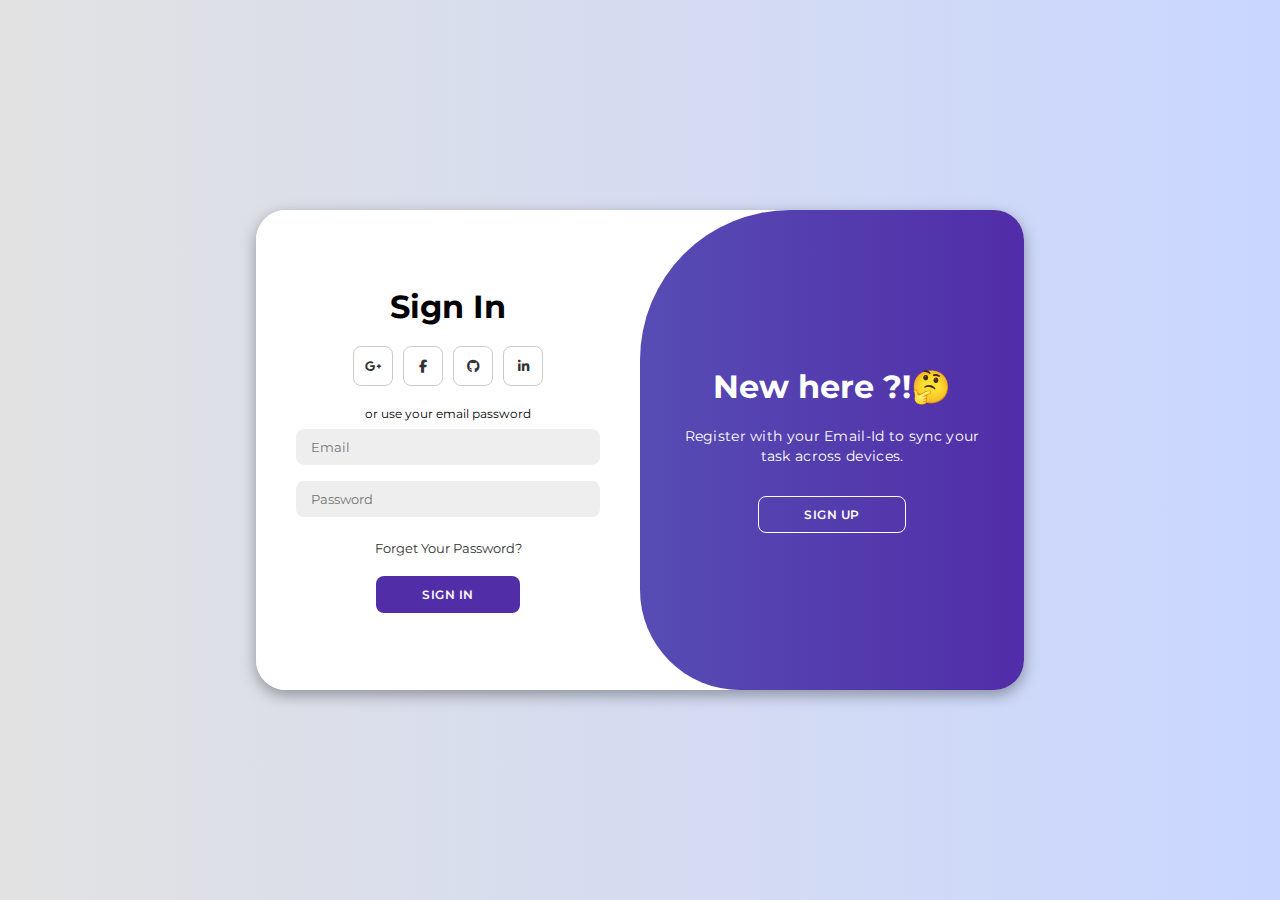
<file: index.html>
<!DOCTYPE html>
<html lang="en">

<head>
    <meta charset="UTF-8">
    <meta name="viewport" content="width=device-width, initial-scale=1.0">
    <link rel="stylesheet" href="https://cdnjs.cloudflare.com/ajax/libs/font-awesome/6.4.2/css/all.min.css">
    <link rel="stylesheet" href="stylelogin.css">
    <link rel="icon" type="image/x-icon" href="favi.jpeg">
    <title>Sign-in</title>
</head>

<body>

    <div class="container" id="container">
        <div class="form-container sign-up">
            <form>
                <h1>Create Account</h1>
                <div class="social-icons">
                    <a href="#" class="icon"><i class="fa-brands fa-google-plus-g"></i></a>
                    <a href="#" class="icon"><i class="fa-brands fa-facebook-f"></i></a>
                    <a href="#" class="icon"><i class="fa-brands fa-github"></i></a>
                    <a href="#" class="icon"><i class="fa-brands fa-linkedin-in"></i></a>
                </div>
                <span>or use your email for registeration</span>
                <input type="text" placeholder="Name">
                <input type="email" placeholder="Email">
                <input type="password" placeholder="Password">
                <button>Sign Up</button>
            </form>
        </div>
        <div class="form-container sign-in">
            <form>
                <h1>Sign In</h1>
                <div class="social-icons">
                    <a href="#" class="icon"><i class="fa-brands fa-google-plus-g"></i></a>
                    <a href="#" class="icon"><i class="fa-brands fa-facebook-f"></i></a>
                    <a href="#" class="icon"><i class="fa-brands fa-github"></i></a>
                    <a href="#" class="icon"><i class="fa-brands fa-linkedin-in"></i></a>
                </div>
                <span>or use your email password</span>
                <input type="email" placeholder="Email">
                <input type="password" placeholder="Password">
                <a href="#">Forget Your Password?</a>
                <button>Sign In</button>
            </form>
        </div>
        <div class="toggle-container">
            <div class="toggle">
                <div class="toggle-panel toggle-left">
                    <h1>Welcome Back🙌</h1>
                    <p>Enter your Email-Id and Password to access all your tasks.</p>
                    <button class="hidden" id="login">Sign In</button>
                </div>
                <div class="toggle-panel toggle-right">
                    <h1>New here ?!🤔</h1>
                    <p>Register with your Email-Id to sync your task across devices.</p>
                    <button class="hidden" id="register">Sign Up</button>
                </div>
            </div>
        </div>
    </div>

    <script src="scriptlogin.js"></script>
</body>

</html>
</file>
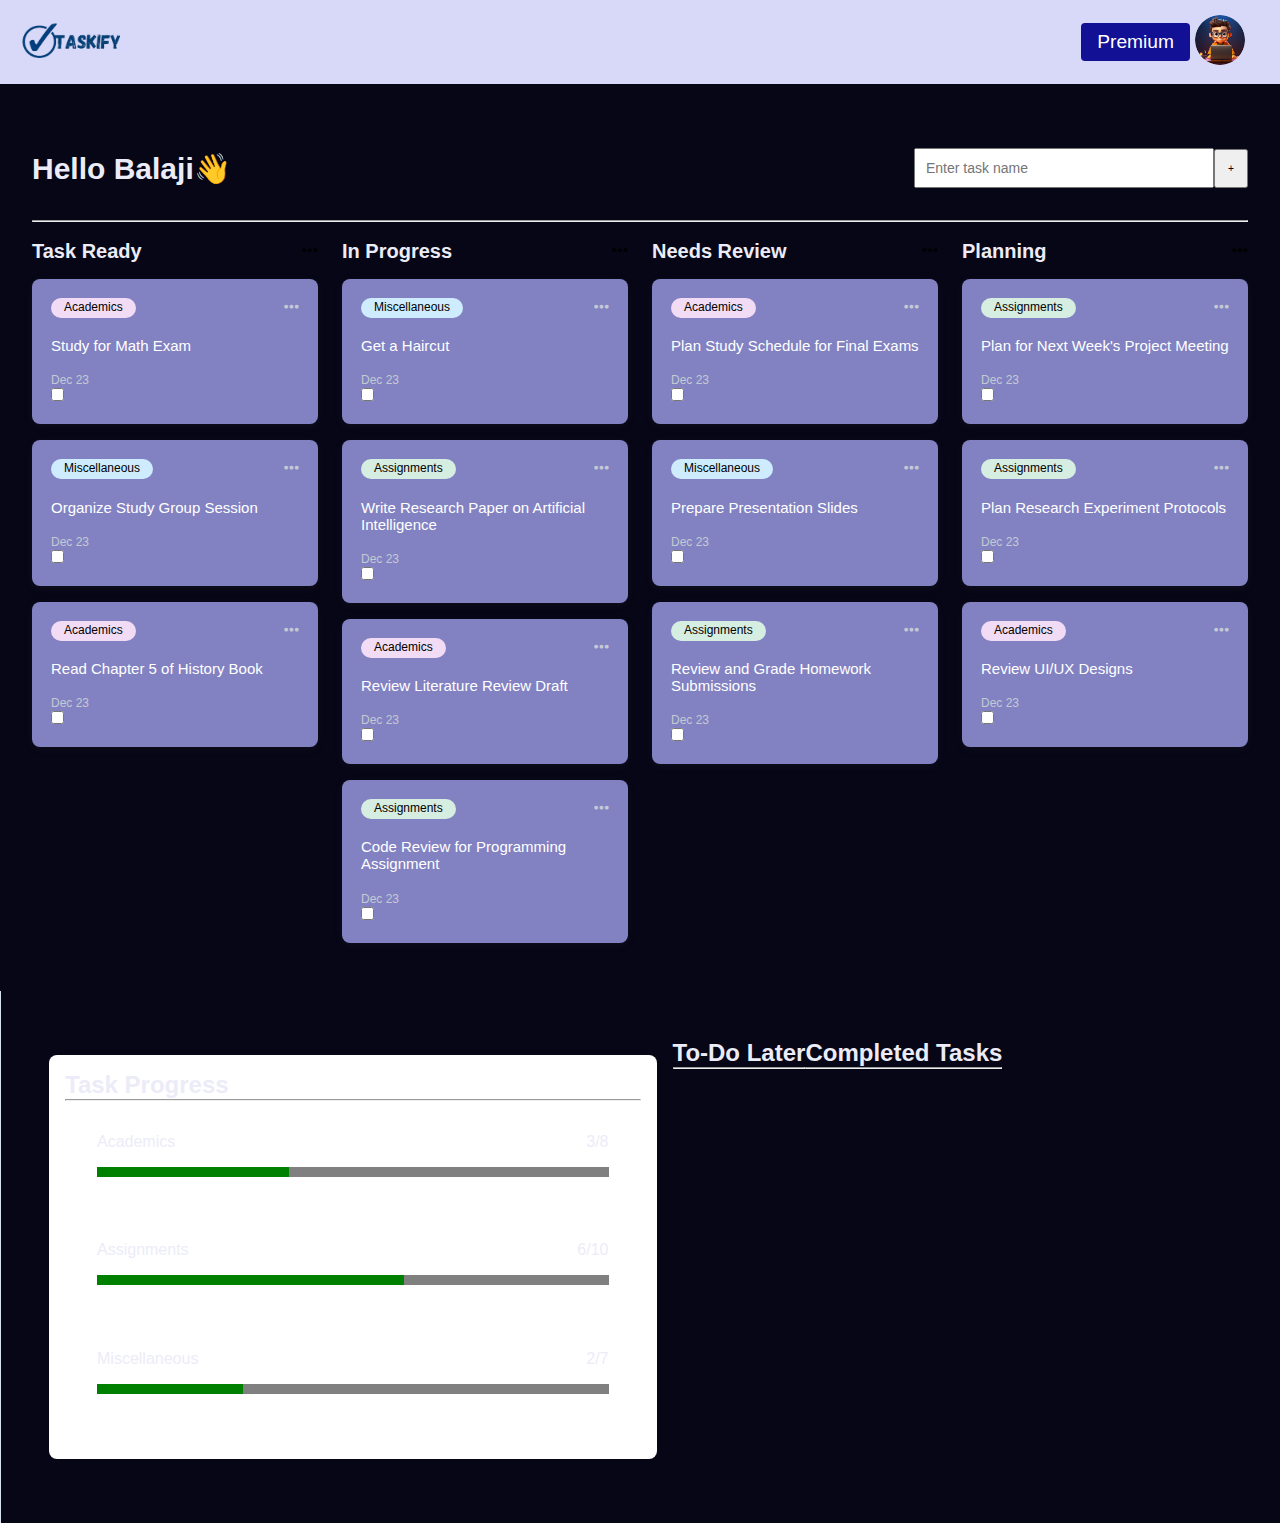
<file: homepage.html>
<!DOCTYPE html>
<html lang="en">
<head>
    <meta charset="UTF-8">
    <meta name="viewport" content="width=device-width, initial-scale=1.0">
    <title>Taskify</title>
    <link rel="stylesheet" href="style.css">
    <link rel="icon" type="image/x-icon" href="favi.jpeg">
    <link rel="stylesheet" href="https://cdnjs.cloudflare.com/ajax/libs/font-awesome/6.0.0/css/all.min.css" integrity="sha384-XXX" crossorigin="anonymous">
    <link rel="stylesheet" href="https://cdnjs.cloudflare.com/ajax/libs/font-awesome/6.0.0/css/all.min.css" integrity="...">
    
    <script src="script.js">
      
    </script>
</head>
<body>
  <header>
    <div class="logo-container">
       
        <img src="logo.png" alt="Logo">
    </div>
    <div class="profile-container" onmouseover="showTooltip()" onmouseout="hideTooltip()">
      <button class="premium-button" onclick="openPremiumTab()">Premium</button>
      <div class="profile-popup" id="profilePopup">
          
          <div class="tooltip-container">
            <span class="text"><img src="profile-modified.png" alt="Profile" class="profile-image" id="profileImage"></span>
            <span class="tooltip">Balaji</span>
          </div>
          
          </div>
      </div>
  </div>
</header>
    <div class='app'>
        <main class='project'>
          <div class='project-info'>
            <h1 style = "color: #ececf8;">Hello Balaji👋</h1><br>
            
            <div class='project-participants'>
              <span></span>
              <span></span>
              <span></span>
              <input type="text" id="taskNameInput" placeholder="Enter task name" style="font-size: 14px; padding: 10px; width: 300px;">
              <button id="addTaskButton" style="font-size: 0.64em; padding: 12px;">+</button>
                
              </div>
          </div>
          <hr><br>
          <div class='project-tasks'>
           

            <div class='project-column'>
              <div class='project-column-heading'>
                <h2 class='project-column-heading__title'>Task Ready</h2><button class='project-column-heading__options'><i class="fas fa-ellipsis-h"></i></button>
              </div>
              <div class='task' draggable='true'>
                
                <div class='task__tags'><span class='task__tag task__tag--copyright'>Academics</span><button class='task__options'><i class="fas fa-ellipsis-h"></i></button></div>
                <p style ="color:#ffffff;">Study for Math Exam</p>
                <div class='task__stats'>
                  <span><time datetime="2023-12-22T20:00:00"> Dec 23</time></span>
                 
                  <span class='task__owner'></span>
                </div>
              </div>
              
                      <div class='task' draggable='true'>
                <div class='task__tags'><span class='task__tag task__tag--design'>Miscellaneous</span><button class='task__options'><i class="fas fa-ellipsis-h"></i></button></div>
                <p style ="color:#ffffff;">Organize Study Group Session</p>
                <div class='task__stats'>
                  <span><time datetime="2021-11-24T20:00:00"> Dec 23</time></span>
                  
                  <span class='task__owner'></span>
                </div>
              </div>
              
                      <div class='task' draggable='true'>
                <div class='task__tags'><span class='task__tag task__tag--copyright'>Academics</span><button class='task__options'><i class="fas fa-ellipsis-h"></i></button></div>
                <p style ="color:#ffffff;">Read Chapter 5 of History Book</p>
                <div class='task__stats'>
                  <span><time datetime="2021-11-24T20:00:00"> Dec 23</time></span>
                  
                  <span class='task__owner'></span>
                </div>
              </div>
            </div>
            <div class='project-column'><div class='project-column-heading'>
                <h2 class='project-column-heading__title'>In Progress</h2><button class='project-column-heading__options'><i class="fas fa-ellipsis-h"></i></button>
              </div>
                
              <div class='task' draggable='true'>
                <div class='task__tags'><span class='task__tag task__tag--design'>Miscellaneous</span><button class='task__options'><i class="fas fa-ellipsis-h"></i></button></div>
                <p style ="color:#ffffff;">Get a Haircut</p>
                <div class='task__stats'>
                  <span><time datetime="2021-11-24T20:00:00"> Dec 23</time></span>
                   
                  <span class='task__owner'></span>
                </div>
              </div>
              
              <div class='task' draggable='true'>
                <div class='task__tags'><span class='task__tag task__tag--illustration'>Assignments</span><button class='task__options'><i class="fas fa-ellipsis-h"></i></button></div>
                <p style ="color:#ffffff;">Write Research Paper on Artificial Intelligence</p>
                <div class='task__stats'>
                  <span><time datetime="2021-11-24T20:00:00"> Dec 23</time></span>
                  
                  <span class='task__owner'></span>
                </div>
              </div>
              
              <div class='task' draggable='true'>
                <div class='task__tags'><span class='task__tag task__tag--copyright'>Academics</span><button class='task__options'><i class="fas fa-ellipsis-h"></i></button></div>
                <p style ="color:#ffffff;">Review Literature Review Draft</p>
                <div class='task__stats'>
                  <span><time datetime="2021-11-24T20:00:00"> Dec 23</time></span>
                  
                  <span class='task__owner'></span>
                </div>
              </div>
              
              <div class='task' draggable='true'>
                <div class='task__tags'><span class='task__tag task__tag--illustration'>Assignments</span><button class='task__options'><i class="fas fa-ellipsis-h"></i></button></div>
                <p style ="color:#ffffff;">Code Review for Programming Assignment</p>
                <div class='task__stats'>
                  <span><time datetime="2021-11-24T20:00:00"> Dec 23</time></span>
                  
                  <span class='task__owner'></span>
                </div>
              </div>
              
              </div>
            <div class='project-column'><div class='project-column-heading'>
                <h2 class='project-column-heading__title'>Needs Review</h2><button class='project-column-heading__options'><i class="fas fa-ellipsis-h"></i></button>
              </div>
                
              <div class='task' draggable='true'>
                <div class='task__tags'><span class='task__tag task__tag--copyright'>Academics</span><button class='task__options'><i class="fas fa-ellipsis-h"></i></button></div>
                <p style ="color:#ffffff;">Plan Study Schedule for Final Exams</p>
                <div class='task__stats'>
                  <span><time datetime="2021-11-24T20:00:00"> Dec 23</time></span>
                  
                  <span class='task__owner'></span>
                </div>
              </div>
              <div class='task' draggable='true'>
                <div class='task__tags'><span class='task__tag task__tag--design'>Miscellaneous</span><button class='task__options'><i class="fas fa-ellipsis-h"></i></button></div>
                <p style ="color:#ffffff;">Prepare Presentation Slides</p>
                <div class='task__stats'>
                  <span><time datetime="2021-11-24T20:00:00"> Dec 23</time></span>
                  
                  <span class='task__owner'></span>
                </div>
              </div>
              <div class='task' draggable='true'>
                <div class='task__tags'><span class='task__tag task__tag--illustration'>Assignments</span><button class='task__options'><i class="fas fa-ellipsis-h"></i></button></div>
                <p style ="color:#ffffff;">Review and Grade Homework Submissions</p>
                <div class='task__stats'>
                  <span><time datetime="2021-11-24T20:00:00"> Dec 23</time></span>
                 
                  <span class='task__owner'></span>
                </div>
              </div>
              </div>
            <div class='project-column'><div class='project-column-heading'>
                <h2 class='project-column-heading__title'>Planning</h2><button class='project-column-heading__options'><i class="fas fa-ellipsis-h"></i></button>
              </div>
              
               <div class='task' draggable='true'>
                <div class='task__tags'><span class='task__tag task__tag--illustration'>Assignments</span><button class='task__options'><i class="fas fa-ellipsis-h"></i></button></div>
                <p style ="color:#ffffff;">Plan for Next Week's Project Meeting</p>
                <div class='task__stats'>
                  <span><time datetime="2021-11-24T20:00:00"> Dec 23</time></span>
                 
                  <span class='task__owner'></span>
                </div>
              </div>
              
               <div class='task' draggable='true'>
                <div class='task__tags'><span class='task__tag task__tag--illustration'>Assignments</span><button class='task__options'><i class="fas fa-ellipsis-h"></i></button></div>
                <p style ="color:#ffffff;">Plan Research Experiment Protocols</p>
                <div class='task__stats'>
                  <span><time datetime="2021-11-24T20:00:00"> Dec 23</time></span>
                  
                  <span class='task__owner'></span>
                </div>
              </div>
              
               <div class='task' draggable='true'>
                <div class='task__tags'><span class='task__tag task__tag--copyright'>Academics</span><button class='task__options'><i class="fas fa-ellipsis-h"></i></button></div>
                <p style ="color:#ffffff;">Review UI/UX Designs</p>
                <div class='task__stats'>
                  <span><time datetime="2021-11-24T20:00:00"> Dec 23</time></span>
                  
                  <span class='task__owner'></span>
                </div>
              </div>
              
              </div>
            
          </div>
        </main>
        <aside class='task-details'>
          <div class='tag-progress'>
            <h2 style ="color: #ececf8;">Task Progress</h2><hr>
            <div class='tag-progress'>
              <p style ="color: #ececf8;">Academics <span>3/8</span></p>
              <progress class="progress progress--academics" max="8" value="3" style="color: #8282c2;"> 3 </progress>
            </div>
            <div class='tag-progress'>
              <p style ="color: #ececf8;">Assignments <span>6/10</span></p>
              <progress class="progress progress--assignments" max="10" value="6" style="background-color: blue;"></progress>

            </div>
            <div class='tag-progress'>
              <p style ="color: #ececf8;">Miscellaneous <span>2/7</span></p>
              <progress class="progress progress--miscellaneous" max="7" value="2" style="color: blue;"> 2 </progress>
            </div>
          </div>
          <div id="added-tasks" class="added-tasks">
            <h2 style="color: #ececf8;">To-Do Later</h2><hr><br>
            <!-- Added tasks will be dynamically added here -->
        </div>
          <div id="completed-tasks" class="completed-tasks">
         
    <h2 style ="color: #ececf8;">Completed Tasks</h2><hr><br>
    <!-- Completed Tasks will be dynamically added here -->
  </div>
        </aside>
      </div>
      <script>
        document.addEventListener('DOMContentLoaded', (event) => {
            const taskNameInput = document.getElementById('taskNameInput');
            const addTaskButton = document.getElementById('addTaskButton');
            const addedTasksContainer = document.getElementById('added-tasks');

            addTaskButton.addEventListener('click', () => {
                const taskName = taskNameInput.value.trim();

                if (taskName !== '') {
                    const newTask = document.createElement('div');
                    newTask.textContent = taskName;
                    newTask.className = 'added-task'; // Added task class for styling
                    newTask.style.backgroundColor = '#ececf8'; // Set the background color
                    newTask.style.padding = '10px'; // Set the padding
                    newTask.style.marginBottom = '10px'; // Set the margin bottom
                    newTask.style.borderRadius = '4px'; // Set the border radius
                    newTask.style.color = '#000'; // Set the text color
                    newTask.style.fontWeight = 'bold'; // Set the font weight
                    newTask.style.fontSize = '1.2em'; // Set the font size

                    addedTasksContainer.appendChild(newTask);

                    // Clear the input field after adding the task
                    taskNameInput.value = '';
                }
            });
        });
    </script>
    
      <script>
        function openPremiumTab() {
            // Open a new tab with the premium details
            const premiumWindow = window.open('', '_blank');
            
            // Add content to the new tab (you can customize the content as needed)
            premiumWindow.document.write(`
                <html>
                <head>
                    <title>Premium Plan</title>
                    <style>
                        body {
                            font-family: 'Arial', sans-serif;
                            margin: 0;
                            background-color: #f4f4f4;
                            display: flex;
                            justify-content: center;
                            align-items: center;
                            height: 100vh;
                        }
                        .premium-card {
                            background-color: #fff;
                            box-shadow: 0 4px 8px rgba(0, 0, 0, 0.1);
                            border-radius: 8px;
                            padding: 40px;
                            text-align: center;
                            max-width: 600px;
                        }
                        .premium-card h2 {
                            color: #4CAF50;
                            font-size: 2em;
                            margin-bottom: 10px;
                        }
                        .premium-card p {
                            color: #555;
                            font-size: 1.2em;
                            margin-bottom: 20px;
                        }
                        .premium-card ul {
                            list-style-type: none;
                            padding: 0;
                            margin: 0;
                        }
                        .premium-card li {
                            margin-bottom: 10px;
                            font-size: 1.1em;
                        }
                        .dummy-button {
                            background-color: #4CAF50;
                            color: white;
                            padding: 8px 16px;
                            border: none;
                            border-radius: 4px;
                            cursor: pointer;
                            font-size: 1.2em;
                        }
                    </style>
                </head>
                <body>
                    <div class="premium-card">
                        <h2>Premium Plan</h2>
                        <p>Unlock the full potential with our premium plan.</p>
                        <p>Price: $9.99/month</p>
                        <p>Benefits:</p>
                        <ul>
                            <li>Unlimited tasks</li>
                            <li>Priority support</li>
                            <li>Calender Support</li>
                            
                            <!-- Add more benefits as needed -->
                        </ul>
                        <!-- Dummy Button -->
                        <button class="dummy-button" onclick="dummyButtonClick()">Activate Premium</button>
                    </div>
                </body>
                </html>
            `);
        }


    </script>
    
</body>
</html>
</file>
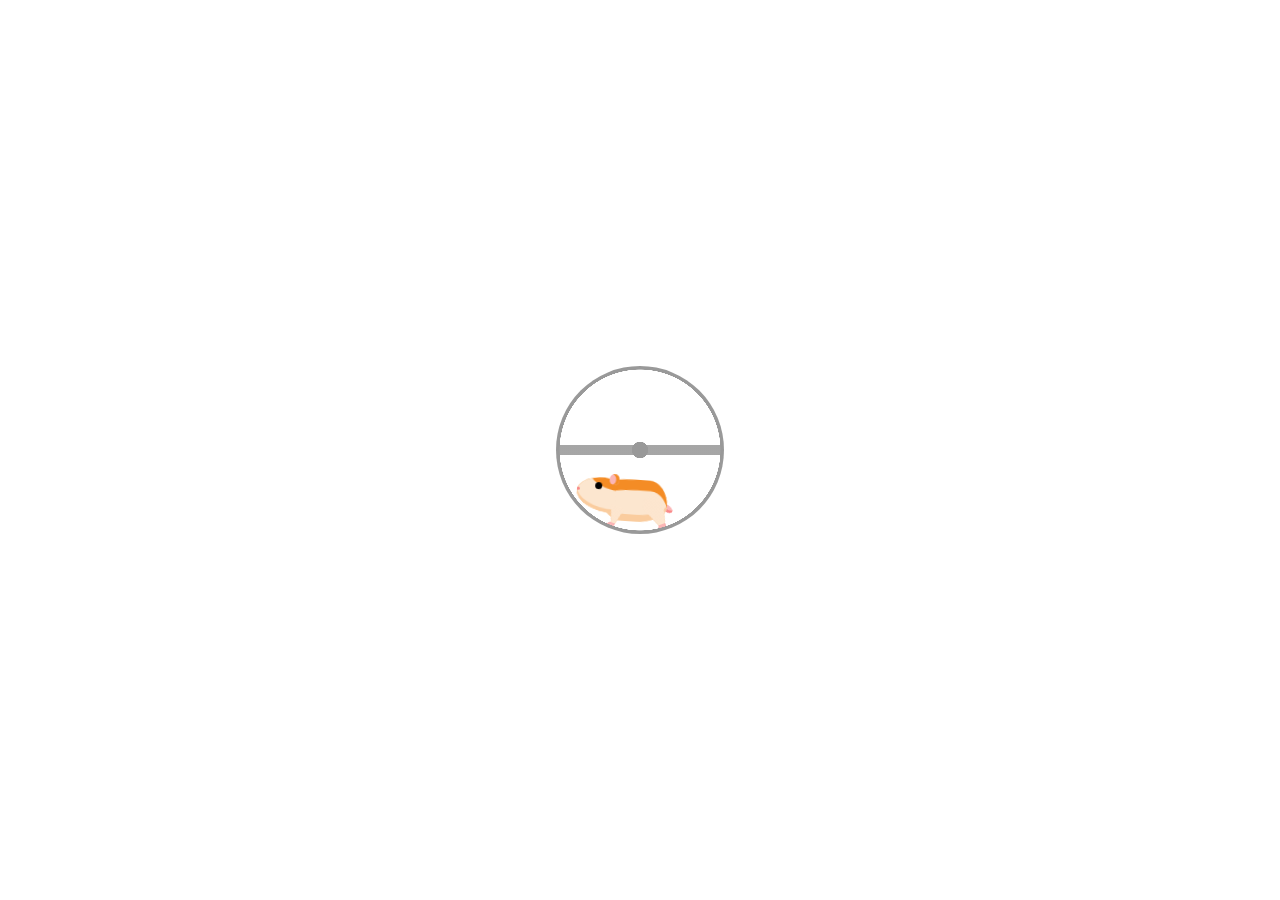
<file: loading.html>
<!DOCTYPE html>
<html lang="en">
<head>
    <meta charset="UTF-8">
    <meta name="viewport" content="width=device-width, initial-scale=1.0">
    <title>Document</title>
    <link type="text/css" rel="stylesheet" href="loadingstyle.css">
</head>
<body>
    <center>
        <div aria-label="Orange and tan hamster running in a metal wheel" role="img" class="wheel-and-hamster" style="position: fixed;
        top: 50%;
        left: 50%;
        transform: translate(-50%, -50%);
      ">
        <div class="wheel"></div>
        <div class="hamster">
            <div class="hamster__body">
                <div class="hamster__head">
                    <div class="hamster__ear"></div>
                    <div class="hamster__eye"></div>
                    <div class="hamster__nose"></div>
                </div>
                <div class="hamster__limb hamster__limb--fr"></div>
                <div class="hamster__limb hamster__limb--fl"></div>
                <div class="hamster__limb hamster__limb--br"></div>
                <div class="hamster__limb hamster__limb--bl"></div>
                <div class="hamster__tail"></div>
            </div>
        </div>
        <div class="spoke"></div>
    </div>
</center>
</body>
</html>
</file>
<file: stylelogin.css>
@import url('https://fonts.googleapis.com/css2?family=Montserrat:wght@300;400;500;600;700&display=swap');

*{
    margin: 0;
    padding: 0;
    box-sizing: border-box;
    font-family: 'Montserrat', sans-serif;
}

body{
    background-color: #c9d6ff;
    background: linear-gradient(to right, #e2e2e2, #c9d6ff);
    display: flex;
    align-items: center;
    justify-content: center;
    flex-direction: column;
    height: 100vh;
}

.container{
    background-color: #fff;
    border-radius: 30px;
    box-shadow: 0 5px 15px rgba(0, 0, 0, 0.35);
    position: relative;
    overflow: hidden;
    width: 768px;
    max-width: 100%;
    min-height: 480px;
}

.container p{
    font-size: 14px;
    line-height: 20px;
    letter-spacing: 0.3px;
    margin: 20px 0;
}

.container span{
    font-size: 12px;
}

.container a{
    color: #333;
    font-size: 13px;
    text-decoration: none;
    margin: 15px 0 10px;
}

.container button{
    background-color: #512da8;
    color: #fff;
    font-size: 12px;
    padding: 10px 45px;
    border: 1px solid transparent;
    border-radius: 8px;
    font-weight: 600;
    letter-spacing: 0.5px;
    text-transform: uppercase;
    margin-top: 10px;
    cursor: pointer;
}

.container button.hidden{
    background-color: transparent;
    border-color: #fff;
}

.container form{
    background-color: #fff;
    display: flex;
    align-items: center;
    justify-content: center;
    flex-direction: column;
    padding: 0 40px;
    height: 100%;
}

.container input{
    background-color: #eee;
    border: none;
    margin: 8px 0;
    padding: 10px 15px;
    font-size: 13px;
    border-radius: 8px;
    width: 100%;
    outline: none;
}

.form-container{
    position: absolute;
    top: 0;
    height: 100%;
    transition: all 0.6s ease-in-out;
}

.sign-in{
    left: 0;
    width: 50%;
    z-index: 2;
}

.container.active .sign-in{
    transform: translateX(100%);
}

.sign-up{
    left: 0;
    width: 50%;
    opacity: 0;
    z-index: 1;
}

.container.active .sign-up{
    transform: translateX(100%);
    opacity: 1;
    z-index: 5;
    animation: move 0.6s;
}

@keyframes move{
    0%, 49.99%{
        opacity: 0;
        z-index: 1;
    }
    50%, 100%{
        opacity: 1;
        z-index: 5;
    }
}

.social-icons{
    margin: 20px 0;
}

.social-icons a{
    border: 1px solid #ccc;
    border-radius: 20%;
    display: inline-flex;
    justify-content: center;
    align-items: center;
    margin: 0 3px;
    width: 40px;
    height: 40px;
}

.toggle-container{
    position: absolute;
    top: 0;
    left: 50%;
    width: 50%;
    height: 100%;
    overflow: hidden;
    transition: all 0.6s ease-in-out;
    border-radius: 150px 0 0 100px;
    z-index: 1000;
}

.container.active .toggle-container{
    transform: translateX(-100%);
    border-radius: 0 150px 100px 0;
}

.toggle{
    background-color: #512da8;
    height: 100%;
    background: linear-gradient(to right, #5c6bc0, #512da8);
    color: #fff;
    position: relative;
    left: -100%;
    height: 100%;
    width: 200%;
    transform: translateX(0);
    transition: all 0.6s ease-in-out;
}

.container.active .toggle{
    transform: translateX(50%);
}

.toggle-panel{
    position: absolute;
    width: 50%;
    height: 100%;
    display: flex;
    align-items: center;
    justify-content: center;
    flex-direction: column;
    padding: 0 30px;
    text-align: center;
    top: 0;
    transform: translateX(0);
    transition: all 0.6s ease-in-out;
}

.toggle-left{
    transform: translateX(-200%);
}

.container.active .toggle-left{
    transform: translateX(0);
}

.toggle-right{
    right: 0;
    transform: translateX(0);
}

.container.active .toggle-right{
    transform: translateX(200%);
}
</file>
<file: style.css>
:root {
    --bg: #ebf0f7;
    --header: #fbf4f6;
    --text: #2e2e2f;
    --white: #ffffff;
    --light-grey: #c4cad3;
    --tag-1: #ceecfd;
    --tag-1-text: #2e87ba;
    --tag-2: #d6ede2;
    --tag-2-text: #13854e;
    --tag-3: #ceecfd;
    --tag-3-text: #2d86ba;
    --tag-4: #f2dcf5;
    --tag-4-text: #a734ba;
    --purple: #7784ee;
}

* {
    margin: 0;
    padding: 0;
    box-sizing: border-box;
    font-family: 'Poppins', sans-serif;
}

body {
    color: var(--text);
}

header {
    display: flex;
    justify-content: space-between;
    align-items: center;
    padding: 10px 20px;
    background-color:#d8d8f8;
    color: #fff;
}

.profile-container {
    display: flex;
    align-items: center;
    position: relative; /* Added to position the tooltip relative to the container */
}

.tooltip-container {
    position: relative;
    display: inline-block;
    margin: 5px;
  }
  
  .text {
    color: #333;
    font-size: 14px;
    cursor: pointer;
  }
  
  .tooltip {
    position: absolute;
    top: 100%;
    left: 50%;
    transform: translateX(-50%);
    opacity: 0;
    visibility: hidden;
    background: #0b798a;
    color: #fff;
    padding: 5px;
    border-radius: 4px;
    transition: opacity 0.3s, visibility 0.3s, top 0.3s, background 0.3s;
    z-index: 1;
    box-shadow: 0 2px 4px rgba(0, 0, 0, 0.2);
  }
  
  .tooltip::before {
    content: "";
    position: absolute;
    bottom: 100%;
    left: 50%;
    border-width: 8px;
    border-style: solid;
    border-color: transparent transparent #0b798a transparent;
    transform: translateX(-50%);
  }
  
  .tooltip-container:hover .tooltip {
    top: 120%;
    opacity: 1;
    visibility: visible;
    background: #0e94a0;
    transform: translate(-50%, -5px);
  }
  
.logo-container img {
    max-width: 100px;
    height: auto;
}

.profile-container {
    display: flex;
    align-items: center;
}

.profile-image {
    border-radius: 50%;
    margin-right: 10px;
    width: 50px;
    height: 50px;
}

.premium-button {
    background-color: #121196;
    color: white;
    padding: 8px 16px;
    border: none;
    border-radius: 4px;
    cursor: pointer;
    font-size: 1.2em;
}
.premium-button {
    background-color: #121196;
    color: white;
    padding: 8px 16px;
    border: none;
    border-radius: 4px;
    cursor: pointer;
}
.premium-card {
    background-color: #fff;
    box-shadow: 0 4px 8px rgba(0, 0, 0, 0.1);
    border-radius: 8px;
    padding: 40px;
    text-align: center;
    max-width: 600px;
    margin: 50px auto;
}

.premium-card h2 {
    color: #4CAF50;
    font-size: 2em;
    margin-bottom: 10px;
}

.premium-card p {
    color: #555;
    font-size: 1.2em;
    margin-bottom: 20px;
}

.premium-card ul {
    list-style-type: none;
    padding: 0;
    margin: 0;
}

.premium-card li {
    margin-bottom: 10px;
    font-size: 1.1em;
}
.app {
    background-color: #060616;
    width: 100%;
    min-height: 100vh;
}

h1 {
    font-size: 30px;
}

.project {
    padding: 2rem;
    max-width: 75%;
    width: 100%;
    display: inline-block;
}

.project-info {
    padding: 2rem 0;
    display: flex;
    width: 100%;
    justify-content: space-between;
    align-items: center;
}

.project-participants {
    display: flex;
    align-items: center;
}

.project-participants span,
.project-participants__add {
    width: 30px;
    height: 30px;
    display: inline-block;
    margin: 0 .2rem;
}

.project-participants__add {
    background: transparent;
    border: 1px dashed rgb(150, 150, 150);
    font-size: 0;
    cursor: pointer;
    position: relative;
}

.project-participants__add:after {
    content: '+';
    font-size: 15px;
    color: rgb(150, 150, 150);
}

.project-tasks {
    display: grid;
    grid-template-columns: repeat(4, 1fr);
    width: 100%;
    grid-column-gap: 1.5rem;
}

.project-column-heading {
    margin-bottom: 1rem;
    display: flex;
    justify-content: space-between;
}

.project-column-heading__title {
    font-size: 20px;
    color: #ececf8;
}

.project-column-heading__options {
    background: transparent;
    
    font-size: 18px;
    border: 0;
    cursor: pointer;
}

.task {
    cursor: move;
    background-color: #8282c2;
    padding: 1rem;
    border-radius: 8px;
    width: 100%;
    box-shadow: rgba(99, 99, 99, 0.1) 0px 2px 8px 0px;
    margin-bottom: 1rem;
    border: 3px dashed transparent;
    transition: opacity 0.2s, transform 0.2s;
}

.task:hover {
    box-shadow: rgba(99, 99, 99, 0.3) 0px 2px 8px 0px;
    border-color: rgba(162, 179, 207, 0.2) !important;
}

.task p {
    font-size: 15px;
    margin: 1.2rem 0;
}

.task__tag {
    border-radius: 100px;
    padding: 2px 13px;
    font-size: 12px;
}

.task__tag--copyright {
    color: black;
    background-color: var(--tag-4);
}

.task__tag--design {
    color: black;
    background-color: var(--tag-3);
}

.task__tag--illustration {
    color: black;
    background-color: var(--tag-2);
}

.task__tags {
    width: 100%;
    display: flex;
    justify-content: space-between;
}

.task__options {
    background: transparent;
    border: 0;
    color: var(--light-grey);
    font-size: 17px;
}

.task__stats {
    position: relative;
    width: 100%;
    color: var(--light-grey);
    font-size: 12px;
    margin-right: 1rem;
}

.task__stats span:not(:last-of-type) {
    margin-right: 1rem;
}

.task__stats svg {
    margin-right: 5px;
}



.task-hover {
    border: 3px dashed var(--light-grey) !important;
}

.task-details {
    width: 24%;
    border-left: 1px solid #d9e0e9;
    display: inline-block;
    height: 100%;
    vertical-align: top;
    padding: 3rem 2rem;
}

.tag-progress {
    margin: 1.5rem 0;
    font-size: 16px;
    margin-bottom: 1rem;
}

.tag-progress p {
    display: flex;
    width: 100%;
    justify-content: space-between;
}

.tag-progress .progress {
    width: 100%;
    -webkit-appearance: none;
    appearance: none;
    border: none;
    border-radius: 10px;
    height: 10px;
    background-color: #e0e0e0;
    outline: none;
    margin: 1rem 0;
    background-color: #4791db; /* Change this color to the desired color */
}

.tag-progress--copyright .progress-bar {
    background-color: #4791db; /* Change this color to blue */
}

.tag-progress--copyright .progress-value {
    background: #0d47a1; /* Change this color to a darker shade of blue if needed */
}

.tag-progress--illustration .progress-bar {
    background-color: #4791db; /* Change this color to blue */
}

.tag-progress--illustration .progress-value {
    background-color: #0d47a1; /* Change this color to a darker shade of blue if needed */
}

.tag-progress--design .progress-bar {
    background-color: #4791db; /* Change this color to blue */
}

.tag-progress--design .progress-value {
    background-color: #0d47a1; /* Change this color to a darker shade of blue if needed */
}


.task-activity {
    font-size: 16px;
    margin-bottom: 1rem;
}

.task-activity li {
    list-style: none;
    margin: 1rem 0;
    padding: 0rem 1rem 1rem 3rem;
    position: relative;
}

.task-activity time {
    display: block;
    color: var(--light-grey);
}

.task-icon {
    width: 30px;
    height: 30px;
    border-radius: 100px;
    position: absolute;
    top: 0;
    left: 0;
    display: flex;
    justify-content: center;
}

.task-icon svg {
    font-size: 12px;
    color: var(--white);
}

.task-icon--attachment {
    background-color: #fba63c;
}

.task-icon--comment {
    background-color: #5dc983;
}

.task-icon--edit {
    background-color: #7784ee;
}

.completed-task-box {
    cursor: move;
    background-color: #c9f3cc;
    padding: 1rem;
    border-radius: 8px;
    width: 100%;
    box-shadow: rgba(99, 99, 99, 0.1) 0px 2px 8px 0px;
    margin-bottom: 1rem;
    border: 3px dashed transparent;
}


@media only screen and (max-width: 1300px) {
    .project {
        max-width: 100%;
    }

    .task-details {
        width: 100%;
        display: flex;
    }

    .tag-progress,
    .task-activity {
        flex-basis: 50%;
        background: var(--white);
        padding: 1rem;
        border-radius: 8px;
        margin: 1rem;
    }
}

@media only screen and (max-width: 1000px) {
    .project-column:nth-child(2),
    .project-column:nth-child(3) {
        display: none;
    }

    .project-tasks {
        grid-template-columns: 1fr 1fr;
    }
}

@media only screen and (max-width: 600px) {
    .project-column:nth-child(4) {
        display: none;
    }

    .project-tasks {
        grid-template-columns: 1fr;
    }

    .task-details {
        flex-wrap: wrap;
        padding: 3rem 1rem;
    }

    .tag-progress,
    .task-activity {
        flex-basis: 100%;
    }

    h1 {
        font-size: 25px;
    }
}
</file>
<file: loadingstyle.css>
body {
    margin: 0;
    overflow: hidden;
}

.overlay {
    display: flex;
    align-items: center;
    justify-content: center;
    position: fixed;
    top: 0;
    left: 0;
    width: 100%;
    height: 100%;
    background-color: rgba(0, 0, 0, 0.5);
    z-index: 999;
}

.wheel-and-hamster {
    --dur: 1s;
    position: relative;
    width: 12em;
    height: 12em;
    font-size: 14px;
}

  .wheel,
  .hamster,
  .hamster div,
  .spoke {
    position: absolute;
  }
  
  .wheel,
  .spoke {
    border-radius: 50%;
    top: 0;
    left: 0;
    width: 100%;
    height: 100%;
  }
  
  .wheel {
    background: radial-gradient(100% 100% at center,hsla(0,0%,60%,0) 47.8%,hsl(0,0%,60%) 48%);
    z-index: 2;
  }
  
  .hamster {
    animation: hamster var(--dur) ease-in-out infinite;
    top: 50%;
    left: calc(50% - 3.5em);
    width: 7em;
    height: 3.75em;
    transform: rotate(4deg) translate(-0.8em,1.85em);
    transform-origin: 50% 0;
    z-index: 1;
  }
  
  .hamster__head {
    animation: hamsterHead var(--dur) ease-in-out infinite;
    background: hsl(30,90%,55%);
    border-radius: 70% 30% 0 100% / 40% 25% 25% 60%;
    box-shadow: 0 -0.25em 0 hsl(30,90%,80%) inset,
          0.75em -1.55em 0 hsl(30,90%,90%) inset;
    top: 0;
    left: -2em;
    width: 2.75em;
    height: 2.5em;
    transform-origin: 100% 50%;
  }
  
  .hamster__ear {
    animation: hamsterEar var(--dur) ease-in-out infinite;
    background: hsl(0,90%,85%);
    border-radius: 50%;
    box-shadow: -0.25em 0 hsl(30,90%,55%) inset;
    top: -0.25em;
    right: -0.25em;
    width: 0.75em;
    height: 0.75em;
    transform-origin: 50% 75%;
  }
  
  .hamster__eye {
    animation: hamsterEye var(--dur) linear infinite;
    background-color: hsl(0,0%,0%);
    border-radius: 50%;
    top: 0.375em;
    left: 1.25em;
    width: 0.5em;
    height: 0.5em;
  }
  
  .hamster__nose {
    background: hsl(0,90%,75%);
    border-radius: 35% 65% 85% 15% / 70% 50% 50% 30%;
    top: 0.75em;
    left: 0;
    width: 0.2em;
    height: 0.25em;
  }
  
  .hamster__body {
    animation: hamsterBody var(--dur) ease-in-out infinite;
    background: hsl(30,90%,90%);
    border-radius: 50% 30% 50% 30% / 15% 60% 40% 40%;
    box-shadow: 0.1em 0.75em 0 hsl(30,90%,55%) inset,
          0.15em -0.5em 0 hsl(30,90%,80%) inset;
    top: 0.25em;
    left: 2em;
    width: 4.5em;
    height: 3em;
    transform-origin: 17% 50%;
    transform-style: preserve-3d;
  }
  
  .hamster__limb--fr,
  .hamster__limb--fl {
    clip-path: polygon(0 0,100% 0,70% 80%,60% 100%,0% 100%,40% 80%);
    top: 2em;
    left: 0.5em;
    width: 1em;
    height: 1.5em;
    transform-origin: 50% 0;
  }
  
  .hamster__limb--fr {
    animation: hamsterFRLimb var(--dur) linear infinite;
    background: linear-gradient(hsl(30,90%,80%) 80%,hsl(0,90%,75%) 80%);
    transform: rotate(15deg) translateZ(-1px);
  }
  
  .hamster__limb--fl {
    animation: hamsterFLLimb var(--dur) linear infinite;
    background: linear-gradient(hsl(30,90%,90%) 80%,hsl(0,90%,85%) 80%);
    transform: rotate(15deg);
  }
  
  .hamster__limb--br,
  .hamster__limb--bl {
    border-radius: 0.75em 0.75em 0 0;
    clip-path: polygon(0 0,100% 0,100% 30%,70% 90%,70% 100%,30% 100%,40% 90%,0% 30%);
    top: 1em;
    left: 2.8em;
    width: 1.5em;
    height: 2.5em;
    transform-origin: 50% 30%;
  }
  
  .hamster__limb--br {
    animation: hamsterBRLimb var(--dur) linear infinite;
    background: linear-gradient(hsl(30,90%,80%) 90%,hsl(0,90%,75%) 90%);
    transform: rotate(-25deg) translateZ(-1px);
  }
  
  .hamster__limb--bl {
    animation: hamsterBLLimb var(--dur) linear infinite;
    background: linear-gradient(hsl(30,90%,90%) 90%,hsl(0,90%,85%) 90%);
    transform: rotate(-25deg);
  }
  
  .hamster__tail {
    animation: hamsterTail var(--dur) linear infinite;
    background: hsl(0,90%,85%);
    border-radius: 0.25em 50% 50% 0.25em;
    box-shadow: 0 -0.2em 0 hsl(0,90%,75%) inset;
    top: 1.5em;
    right: -0.5em;
    width: 1em;
    height: 0.5em;
    transform: rotate(30deg) translateZ(-1px);
    transform-origin: 0.25em 0.25em;
  }
  
  .spoke {
    animation: spoke var(--dur) linear infinite;
    background: radial-gradient(100% 100% at center,hsl(0,0%,60%) 4.8%,hsla(0,0%,60%,0) 5%),
          linear-gradient(hsla(0,0%,55%,0) 46.9%,hsl(0,0%,65%) 47% 52.9%,hsla(0,0%,65%,0) 53%) 50% 50% / 99% 99% no-repeat;
  }
  
  /* Animations */
  @keyframes hamster {
    from, to {
      transform: rotate(4deg) translate(-0.8em,1.85em);
    }
  
    50% {
      transform: rotate(0) translate(-0.8em,1.85em);
    }
  }
  
  @keyframes hamsterHead {
    from, 25%, 50%, 75%, to {
      transform: rotate(0);
    }
  
    12.5%, 37.5%, 62.5%, 87.5% {
      transform: rotate(8deg);
    }
  }
  
  @keyframes hamsterEye {
    from, 90%, to {
      transform: scaleY(1);
    }
  
    95% {
      transform: scaleY(0);
    }
  }
  
  @keyframes hamsterEar {
    from, 25%, 50%, 75%, to {
      transform: rotate(0);
    }
  
    12.5%, 37.5%, 62.5%, 87.5% {
      transform: rotate(12deg);
    }
  }
  
  @keyframes hamsterBody {
    from, 25%, 50%, 75%, to {
      transform: rotate(0);
    }
  
    12.5%, 37.5%, 62.5%, 87.5% {
      transform: rotate(-2deg);
    }
  }
  
  @keyframes hamsterFRLimb {
    from, 25%, 50%, 75%, to {
      transform: rotate(50deg) translateZ(-1px);
    }
  
    12.5%, 37.5%, 62.5%, 87.5% {
      transform: rotate(-30deg) translateZ(-1px);
    }
  }
  
  @keyframes hamsterFLLimb {
    from, 25%, 50%, 75%, to {
      transform: rotate(-30deg);
    }
  
    12.5%, 37.5%, 62.5%, 87.5% {
      transform: rotate(50deg);
    }
  }
  
  @keyframes hamsterBRLimb {
    from, 25%, 50%, 75%, to {
      transform: rotate(-60deg) translateZ(-1px);
    }
  
    12.5%, 37.5%, 62.5%, 87.5% {
      transform: rotate(20deg) translateZ(-1px);
    }
  }
  
  @keyframes hamsterBLLimb {
    from, 25%, 50%, 75%, to {
      transform: rotate(20deg);
    }
  
    12.5%, 37.5%, 62.5%, 87.5% {
      transform: rotate(-60deg);
    }
  }
  
  @keyframes hamsterTail {
    from, 25%, 50%, 75%, to {
      transform: rotate(30deg) translateZ(-1px);
    }
  
    12.5%, 37.5%, 62.5%, 87.5% {
      transform: rotate(10deg) translateZ(-1px);
    }
  }
  
  @keyframes spoke {
    from {
      transform: rotate(0);
    }
  
    to {
      transform: rotate(-1turn);
    }
  }
</file>
